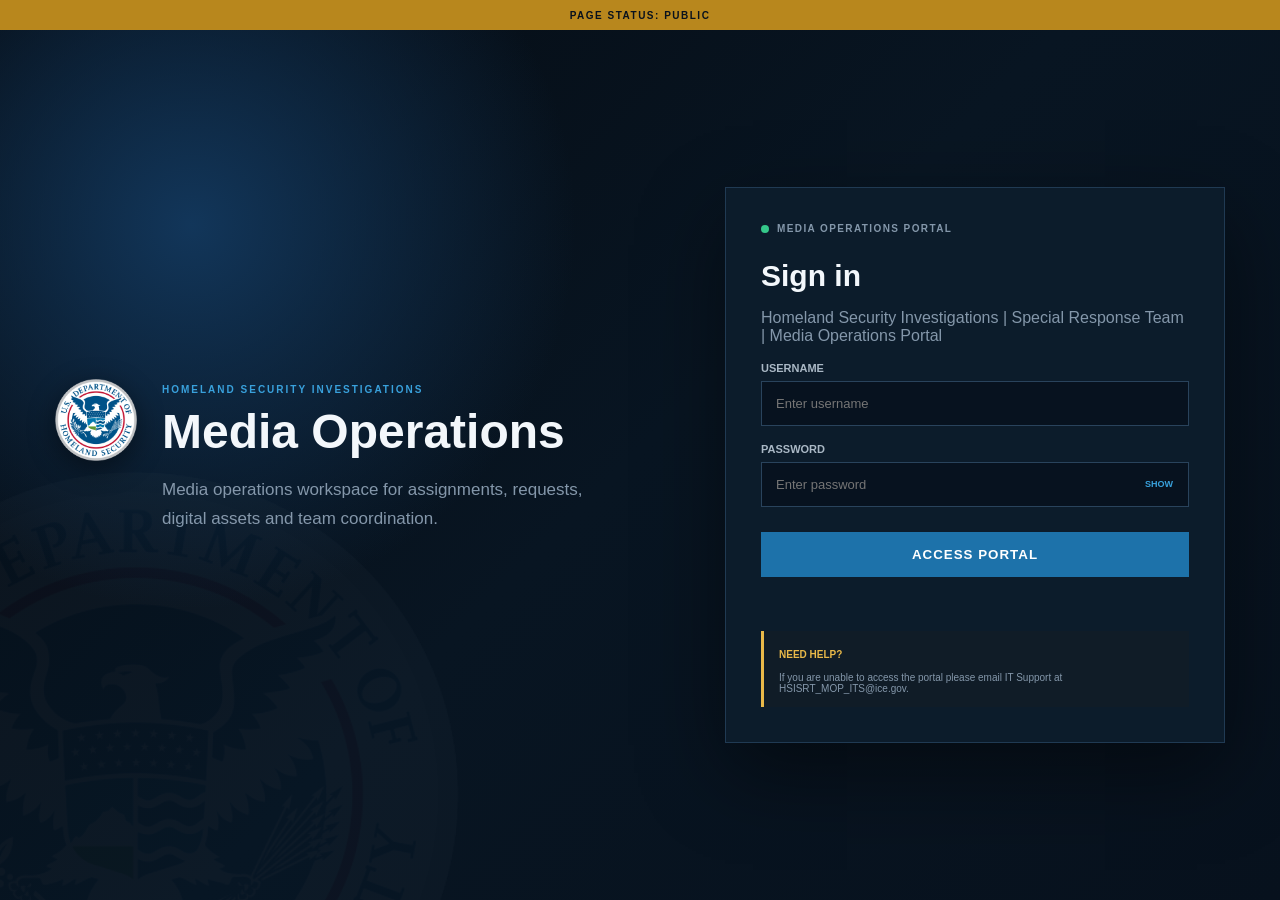
<file: index.html>
<!DOCTYPE html>
<html lang="en">
<head>
  <meta charset="UTF-8">
  <meta name="viewport" content="width=device-width, initial-scale=1.0">

  <title>Media Operations Portal | HSI-SRT</title>

  <link rel="stylesheet" href="css/style.css">
</head>

<body class="login-body">

  <div class="concept-banner">
   PAGE STATUS: PUBLIC
  </div>

  <main class="login-wrapper">

    <section class="login-brand">

      <div class="brand-seal">
        <img src="images/dhs-seal.png" alt="DHS Seal">
      </div>

      <div>

        <span class="eyebrow">
          HOMELAND SECURITY INVESTIGATIONS
        </span>

        <h1>Media Operations</h1>

        <p>
          Media operations workspace for assignments,
          requests, digital assets and team coordination.
        </p>

      </div>

    </section>


    <section class="login-card">

      <div class="login-card-header">

        <span class="status-dot"></span>

        <span>
          MEDIA OPERATIONS PORTAL
        </span>

      </div>


      <h2>Sign in</h2>

      <p class="muted">
        Homeland Security Investigations | Special Response Team | Media Operations Portal
      </p>


      <form id="loginForm">

        <label for="username">
          USERNAME
        </label>

        <input
          id="username"
          type="text"
          autocomplete="off"
          placeholder="Enter username"
          required
        >


        <label for="password">
          PASSWORD
        </label>


        <div class="password-box">

          <input
            id="password"
            type="password"
            autocomplete="off"
            placeholder="Enter password"
            required
          >

          <button
            type="button"
            id="showPassword"
            class="show-password"
          >
            SHOW
          </button>

        </div>


        <button
          class="login-button"
          type="submit"
        >
          ACCESS PORTAL
        </button>


        <p
          id="loginMessage"
          class="login-message"
        ></p>

      </form>


      <div class="security-note">

        <strong>
          NEED HELP?
        </strong>

        <p>
          If you are unable to access the portal please
          email IT Support at HSISRT_MOP_ITS@ice.gov.
        </p>

      </div>

    </section>

  </main>


  <script src="js/login.js"></script>

</body>
</html>
</file>
<file: css/style.css>
* {
    box-sizing: border-box;
}

:root {

    --bg: #06101b;
    --bg2: #081827;

    --panel: #0d1c2c;
    --panel2: #10243a;

    --border: #203a53;

    --blue: #1d72aa;
    --blue2: #39a1dc;

    --text: #f3f7fb;
    --muted: #8497aa;

    --green: #35c78a;
    --yellow: #e9b949;
    --red: #e45b5b;
}


body {

    margin: 0;

    font-family:
        Inter,
        -apple-system,
        BlinkMacSystemFont,
        "Segoe UI",
        sans-serif;

    background: var(--bg);

    color: var(--text);

}


/* CONCEPT WARNING */

.concept-banner {

    height: 30px;

    background: #b8871d;

    color: #07111d;

    display: flex;

    align-items: center;
    justify-content: center;

    font-size: 10px;

    font-weight: 900;

    letter-spacing: 1.5px;

}


/* DHS SEALS */

.brand-seal {

    width: 82px;
    height: 82px;

    display: flex;

    align-items: center;
    justify-content: center;

    flex-shrink: 0;

}


.brand-seal img {

    width: 100%;
    height: 100%;

    object-fit: contain;

    display: block;

    filter:
        drop-shadow(
            0 7px 14px
            rgba(0,0,0,.45)
        );

}


.brand-seal.small {

    width: 48px;
    height: 48px;

}


.brand-seal.small img {

    width: 48px;
    height: 48px;

}


/* LOGIN */

.login-body {

    min-height: 100vh;

    position: relative;

    background:

        radial-gradient(
            circle at 15% 25%,
            #12365a 0,
            transparent 30%
        ),

        linear-gradient(
            135deg,
            #050b12,
            #081522 50%,
            #07111d
        );

}


.login-body::before {

    content: "";

    position: fixed;

    width: 650px;
    height: 650px;

    left: -190px;
    bottom: -220px;

    background-image:
        url("../images/dhs-seal.png");

    background-repeat:
        no-repeat;

    background-position:
        center;

    background-size:
        contain;

    opacity: .025;

    pointer-events: none;

}


.login-wrapper {

    min-height:
        calc(100vh - 30px);

    display: grid;

    grid-template-columns:
        1.2fr 500px;

    max-width: 1250px;

    margin: auto;

    padding: 70px 40px;

    align-items: center;

    gap: 100px;

}


.login-brand {

    display: flex;

    gap: 25px;

    align-items: flex-start;

}


.login-brand h1 {

    font-size: 48px;

    margin:
        7px 0 15px;

}


.login-brand p {

    color: var(--muted);

    font-size: 17px;

    line-height: 1.7;

    max-width: 550px;

}


.eyebrow {

    color: var(--blue2);

    font-size: 10px;

    font-weight: 800;

    letter-spacing: 2px;

}


.login-card {

    background:
        rgba(13,28,44,.97);

    border:
        1px solid var(--border);

    padding: 35px;

    box-shadow:
        0 30px 80px
        rgba(0,0,0,.45);

}


.login-card-header {

    display: flex;

    align-items: center;

    gap: 8px;

    color: var(--muted);

    font-size: 10px;

    font-weight: 700;

    letter-spacing: 1.4px;

}


.status-dot,
.online-dot {

    width: 8px;
    height: 8px;

    border-radius: 50%;

    background: var(--green);

}


.login-card h2 {

    margin-bottom: 5px;

    font-size: 30px;

}


.muted {

    color: var(--muted);

}


label {

    display: block;

    margin:
        17px 0 7px;

    color: #aab8c5;

    font-size: 11px;

    font-weight: 700;

}


input {

    width: 100%;

    background: #07121f;

    border:
        1px solid #29435c;

    color: white;

    padding: 14px;

    outline: none;

    font-size: 13px;

}


input:focus {

    border-color:
        var(--blue2);

}


.password-box {

    display: flex;

}


.password-box input {

    border-right: none;

}


.show-password {

    background: #07121f;

    color: var(--blue2);

    border:
        1px solid #29435c;

    border-left: none;

    padding:
        0 15px;

    font-size: 9px;

    font-weight: 800;

    cursor: pointer;

}


.login-button {

    width: 100%;

    margin-top: 25px;

    padding: 15px;

    border: 0;

    background:
        var(--blue);

    color: white;

    font-weight: 800;

    letter-spacing: 1px;

    cursor: pointer;

}


.login-button:hover {

    background:
        #2587c5;

}


.login-message {

    min-height: 18px;

    color: var(--blue2);

    font-size: 11px;

    text-align: center;

}


.security-note {

    margin-top: 25px;

    border-left:
        3px solid var(--yellow);

    background:
        #101c27;

    padding:
        13px 15px;

}


.security-note strong {

    color:
        var(--yellow);

    font-size: 10px;

}


.security-note p {

    color:
        var(--muted);

    font-size: 10px;

    margin-bottom: 0;

}


/* PORTAL */

.portal-layout {

    min-height:
        calc(100vh - 30px);

    display: grid;

    grid-template-columns:
        245px 1fr;

}


.sidebar {

    background:
        #07121f;

    border-right:
        1px solid var(--border);

    padding:
        25px 15px;

    display: flex;

    flex-direction: column;

}


.sidebar-brand {

    display: flex;

    align-items: center;

    gap: 12px;

    padding:
        0 10px 30px;

}


.sidebar-brand strong {

    display: block;

    font-size: 12px;

}


.sidebar-brand span {

    color: var(--muted);

    font-size: 9px;

    letter-spacing: 2px;

}


.sidebar nav {

    display: flex;

    flex-direction: column;

    gap: 5px;

}


.sidebar nav a {

    color: #8ea1b4;

    text-decoration: none;

    padding:
        12px 15px;

    border-left:
        2px solid transparent;

    font-size: 12px;

}


.sidebar nav a:hover,
.sidebar nav a.active {

    color: white;

    background:
        #0d2033;

    border-left-color:
        var(--blue2);

}


.sidebar-bottom {

    margin-top: auto;

}


.sidebar-bottom button {

    width: 100%;

    padding: 11px;

    background: transparent;

    color: var(--muted);

    border:
        1px solid var(--border);

    cursor: pointer;

}


.portal-content {

    padding: 40px;

    background:

        radial-gradient(
            circle at 80% 0,
            rgba(24,76,115,.18),
            transparent 30%
        ),

        linear-gradient(
            180deg,
            #081522,
            #07111d
        );

}


.portal-header {

    display: flex;

    align-items: center;

    justify-content:
        space-between;

    margin-bottom: 35px;

}


.portal-header h1 {

    margin:
        5px 0;

    font-size: 30px;

}


.portal-header p {

    color: var(--muted);

    margin: 0;

}


.user-chip {

    display: flex;

    align-items: center;

    gap: 9px;

    background:
        var(--panel);

    border:
        1px solid var(--border);

    padding:
        10px 15px;

    font-size: 11px;

}


.stats-grid {

    display: grid;

    grid-template-columns:
        repeat(
            4,
            minmax(160px,1fr)
        );

    gap: 15px;

    margin-bottom: 20px;

}


.stat-card,
.panel {

    background:
        var(--panel);

    border:
        1px solid var(--border);

}


.stat-card {

    padding: 20px;

}


.stat-card span {

    display: block;

    color: var(--muted);

    font-size: 9px;

    font-weight: 700;

    letter-spacing: 1px;

}


.stat-card strong {

    display: block;

    margin:
        7px 0;

    font-size: 30px;

}


.stat-card small {

    color: #657b90;

}


.dashboard-grid {

    display: grid;

    grid-template-columns:
        1fr 1fr;

    gap: 20px;

    margin-bottom: 20px;

}


.panel {

    padding: 22px;

}


.panel-heading {

    display: flex;

    justify-content:
        space-between;

    align-items: center;

    margin-bottom: 20px;

}


.panel-heading h2 {

    margin:
        3px 0;

    font-size: 18px;

}


.panel-heading a {

    color:
        var(--blue2);

    text-decoration: none;

    font-size: 11px;

}


.request-row {

    display: flex;

    align-items: center;

    justify-content:
        space-between;

    padding:
        15px 0;

    border-bottom:
        1px solid #1b3247;

}


.request-row:last-child {

    border-bottom: 0;

}


.request-row strong {

    font-size: 12px;

}


.request-row p {

    color: var(--muted);

    font-size: 10px;

    margin:
        4px 0 0;

}


.badge {

    padding:
        5px 8px;

    font-size: 8px;

    font-weight: 800;

    letter-spacing: .5px;

}


.badge.urgent {

    background:
        rgba(228,91,91,.13);

    color: #f17878;

}


.badge.progress {

    background:
        rgba(57,161,220,.13);

    color: #56b5eb;

}


.badge.pending {

    background:
        rgba(233,185,73,.13);

    color: #e9b949;

}


.activity {

    display: flex;

    gap: 12px;

    padding:
        12px 0;

    border-bottom:
        1px solid #1b3247;

}


.activity > span {

    width: 7px;
    height: 7px;

    margin-top: 5px;

    background:
        var(--blue2);

    border-radius: 50%;

}


.activity strong {

    font-size: 11px;

}


.activity p {

    color: var(--muted);

    font-size: 10px;

    margin:
        3px 0;

}


.activity small {

    color: #526b82;

    font-size: 9px;

}


table {

    width: 100%;

    border-collapse:
        collapse;

    font-size: 11px;

}


th {

    color: var(--muted);

    font-size: 8px;

    letter-spacing: 1px;

    text-align: left;

    padding:
        12px 10px;

    border-bottom:
        1px solid var(--border);

}


td {

    padding:
        15px 10px;

    border-bottom:
        1px solid #172d42;

}


/* DIRECTORY */

.directory-toolbar {

    margin-bottom: 25px;

}


.directory-search {

    max-width: 420px;

}


.directory-section {

    margin-bottom: 35px;

}


.section-title {

    display: flex;

    align-items: center;

    gap: 12px;

    margin-bottom: 15px;

    color: #8497aa;

    font-size: 10px;

    font-weight: 800;

    letter-spacing: 1.5px;

}


.section-title::after {

    content: "";

    flex: 1;

    height: 1px;

    background:
        var(--border);

}


.team-grid {

    display: grid;

    grid-template-columns:
        repeat(
            auto-fill,
            minmax(270px,1fr)
        );

    gap: 15px;

}


.member-card {

    position: relative;

    background:
        var(--panel);

    border:
        1px solid var(--border);

    padding: 20px;

    transition: .15s;

}


.member-card:hover {

    border-color:
        var(--blue2);

    transform:
        translateY(-2px);

}


.member-top {

    display: flex;

    align-items: center;

    gap: 14px;

    margin-bottom: 18px;

}


.member-avatar {

    width: 48px;
    height: 48px;

    display: grid;

    place-items: center;

    background:
        #102b43;

    border:
        1px solid #28506e;

    color:
        var(--blue2);

    font-size: 14px;

    font-weight: 800;

}


.member-name {

    font-size: 14px;

    font-weight: 700;

}


.member-id {

    color: #60798f;

    font-size: 8px;

    margin-top: 4px;

    letter-spacing: 1px;

}


.member-role {

    min-height: 43px;

    color: #a7b7c5;

    font-size: 10px;

    font-weight: 700;

    line-height: 1.5;

}


.member-bottom {

    display: flex;

    justify-content:
        space-between;

    align-items: center;

    margin-top: 18px;

    padding-top: 14px;

    border-top:
        1px solid #1b3247;

}


.personnel-type {

    padding:
        5px 7px;

    font-size: 7px;

    font-weight: 800;

    letter-spacing: .8px;

}


.personnel-type.intern {

    color: #e9b949;

    background:
        rgba(233,185,73,.12);

}


.personnel-type.employee {

    color: #56b5eb;

    background:
        rgba(57,161,220,.12);

}


.availability {

    display: flex;

    align-items: center;

    gap: 6px;

    color: #8497aa;

    font-size: 8px;

}


.availability-dot {

    width: 6px;
    height: 6px;

    border-radius: 50%;

    background:
        var(--green);

}


.empty-results {

    display: none;

    padding: 40px;

    border:
        1px solid var(--border);

    color:
        var(--muted);

    text-align: center;

}


/* MOBILE */

@media(max-width:900px) {

    .login-wrapper {

        grid-template-columns:
            1fr;

        gap: 40px;

    }


    .portal-layout {

        grid-template-columns:
            1fr;

    }


    .sidebar {

        display: none;

    }


    .stats-grid {

        grid-template-columns:
            1fr 1fr;

    }


    .dashboard-grid {

        grid-template-columns:
            1fr;

    }

}


@media(max-width:550px) {

    .login-wrapper {

        padding:
            35px 20px;

    }


    .login-brand h1 {

        font-size: 35px;

    }


    .portal-content {

        padding: 20px;

    }


    .stats-grid {

        grid-template-columns:
            1fr;

    }


    .assignments {

        overflow-x: auto;

    }


    .portal-header {

        align-items:
            flex-start;

        gap: 20px;

        flex-direction:
            column;

    }

}
</file>
